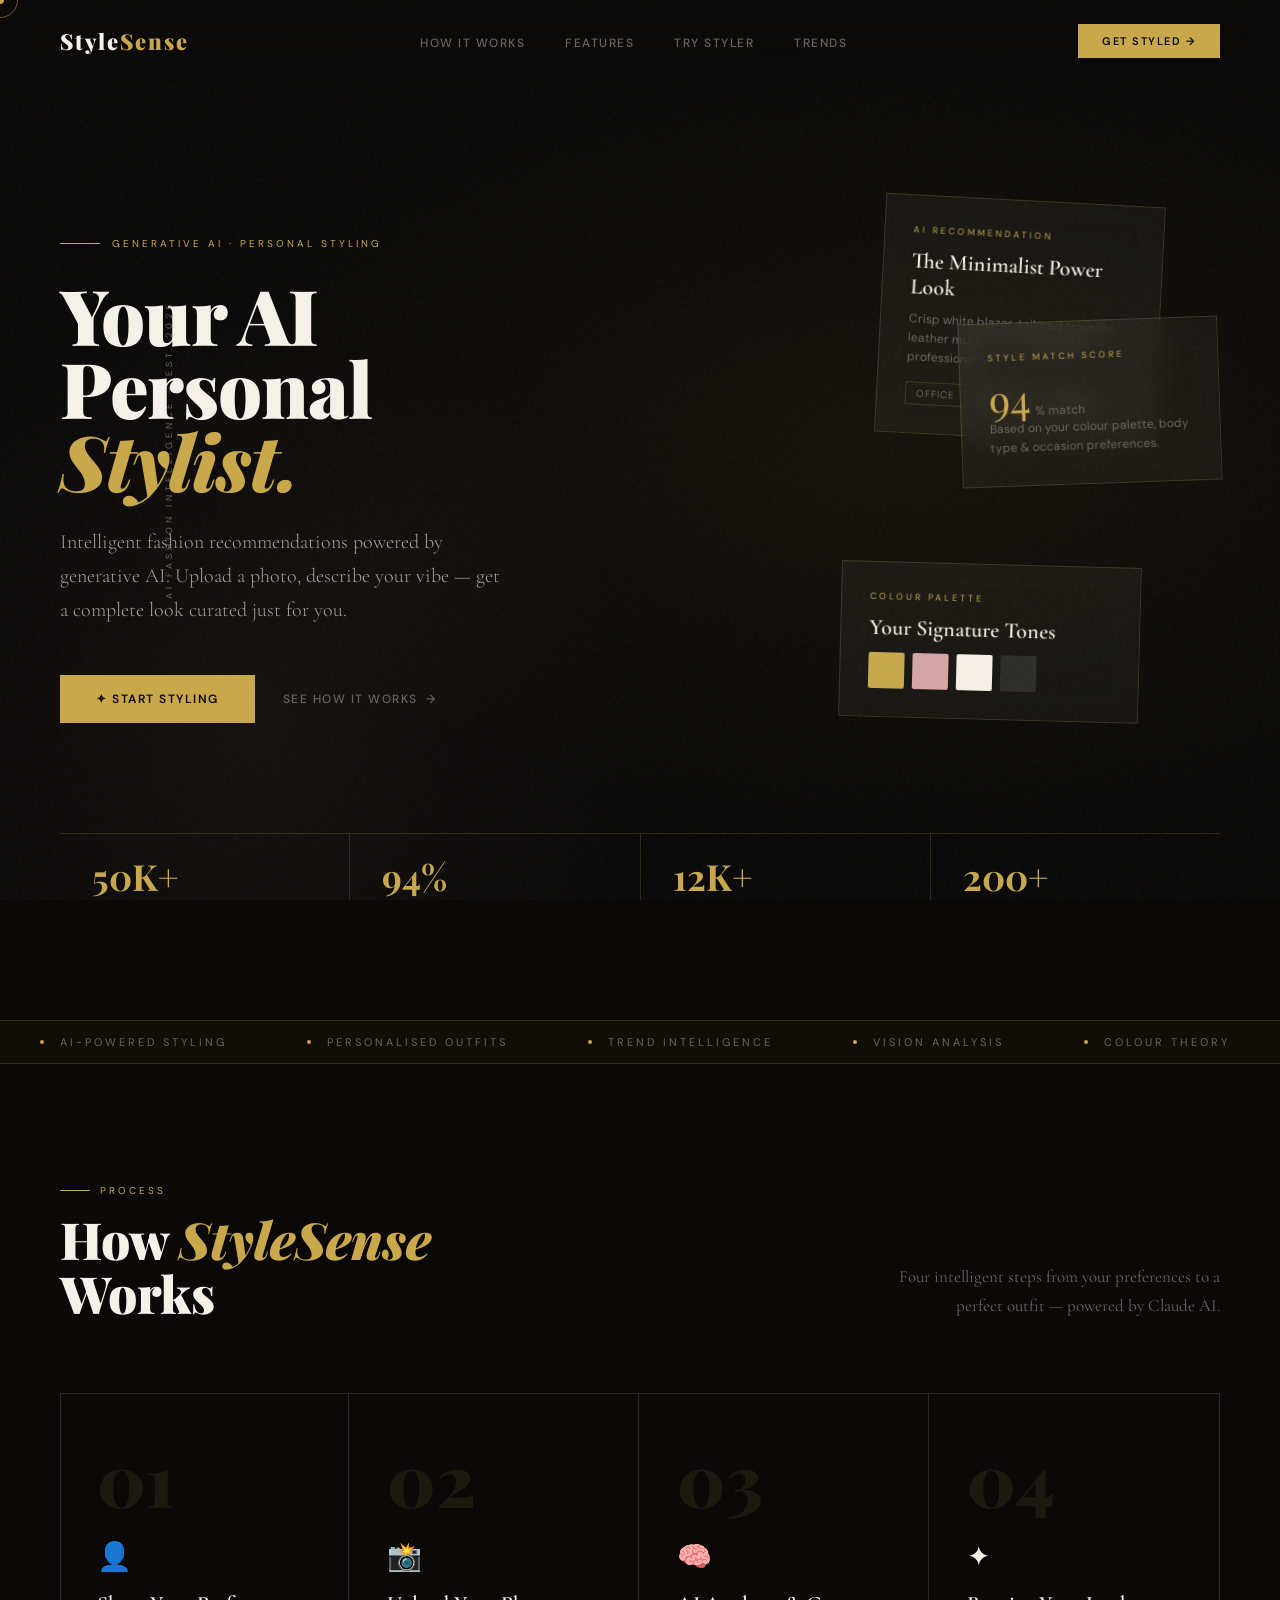
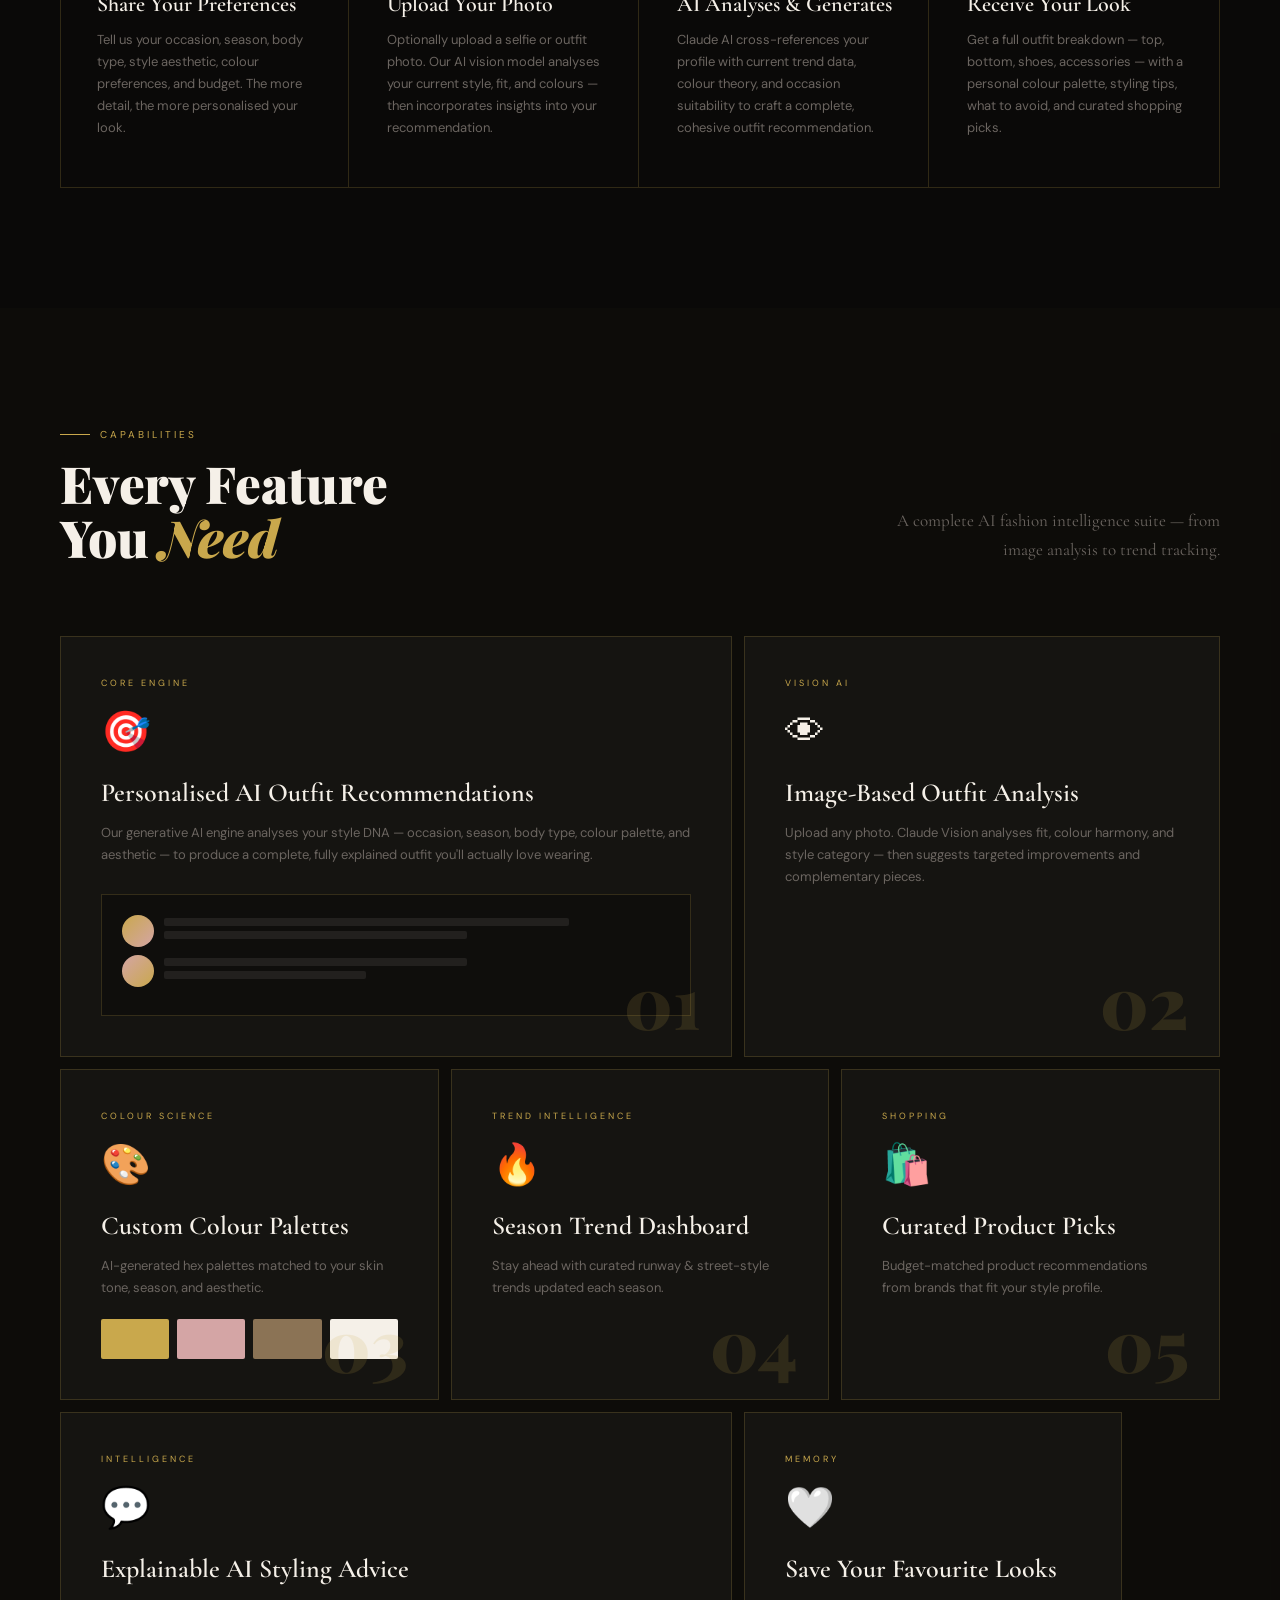
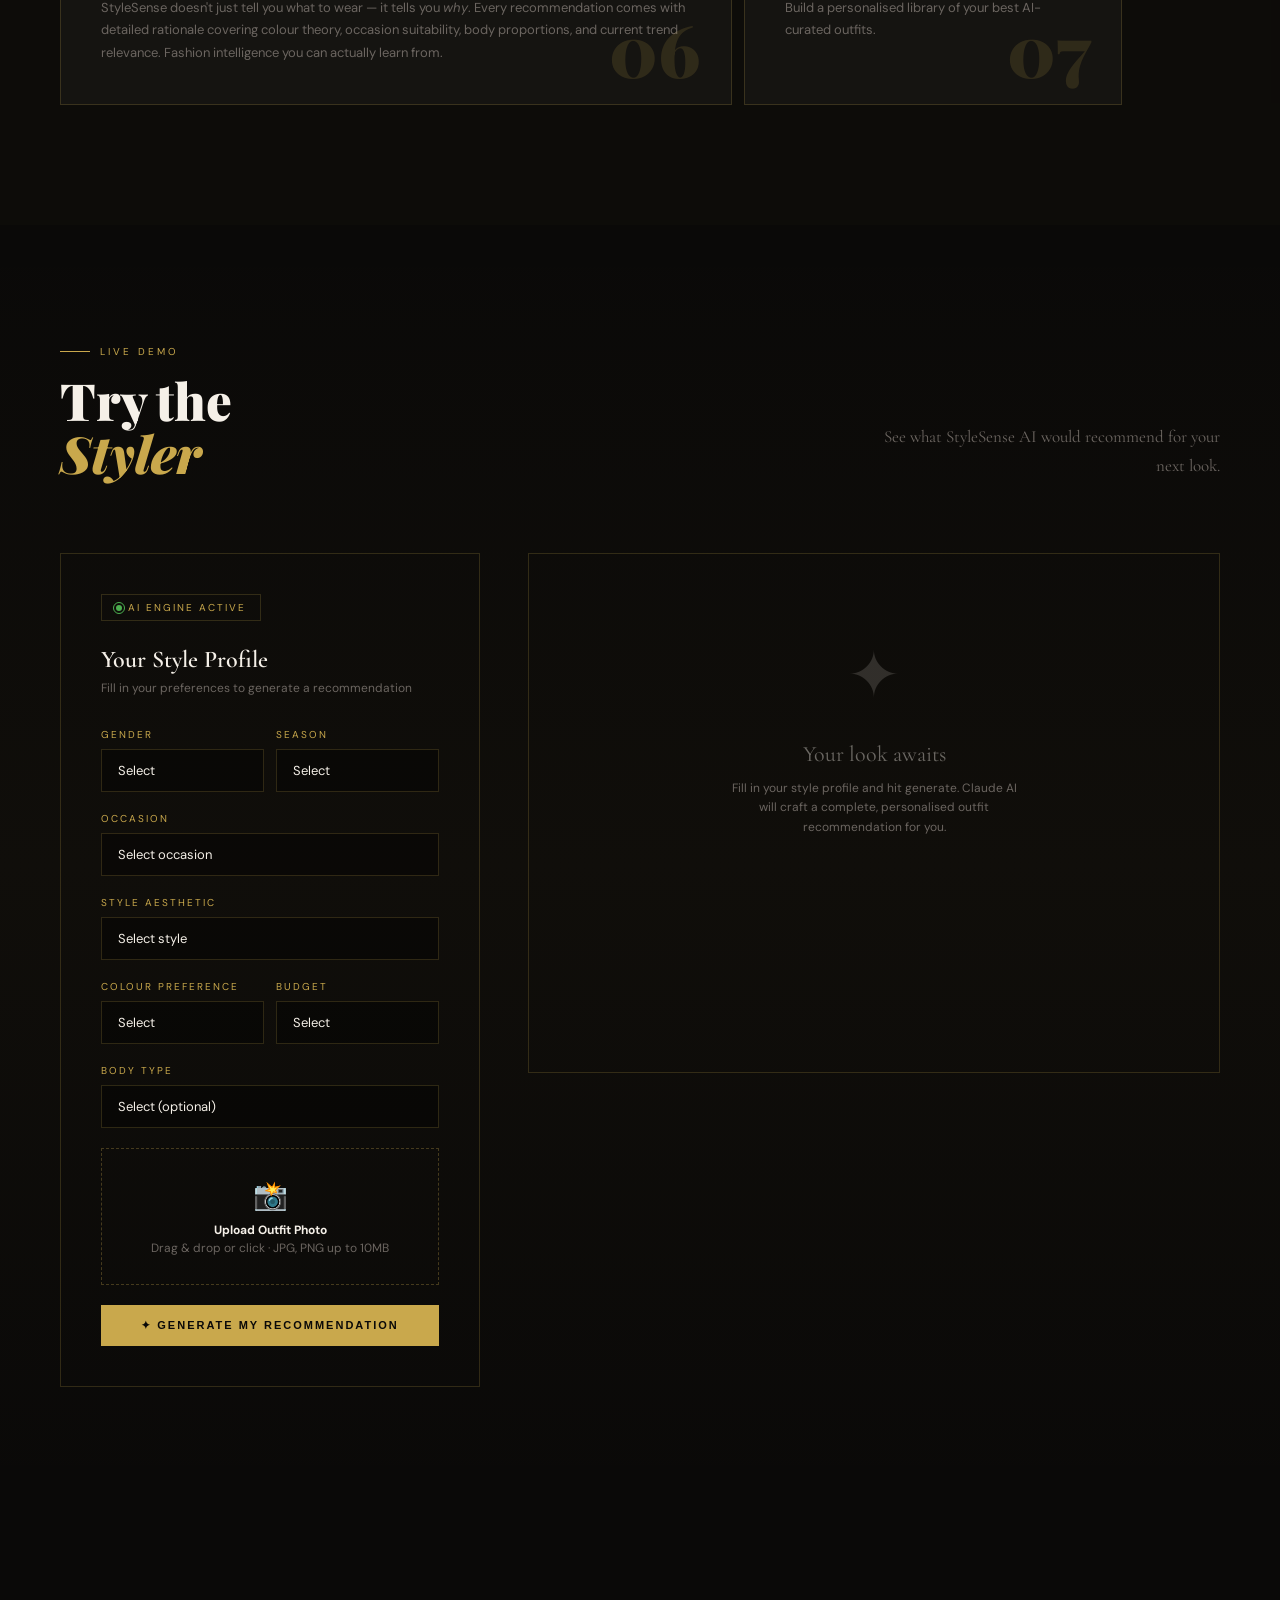
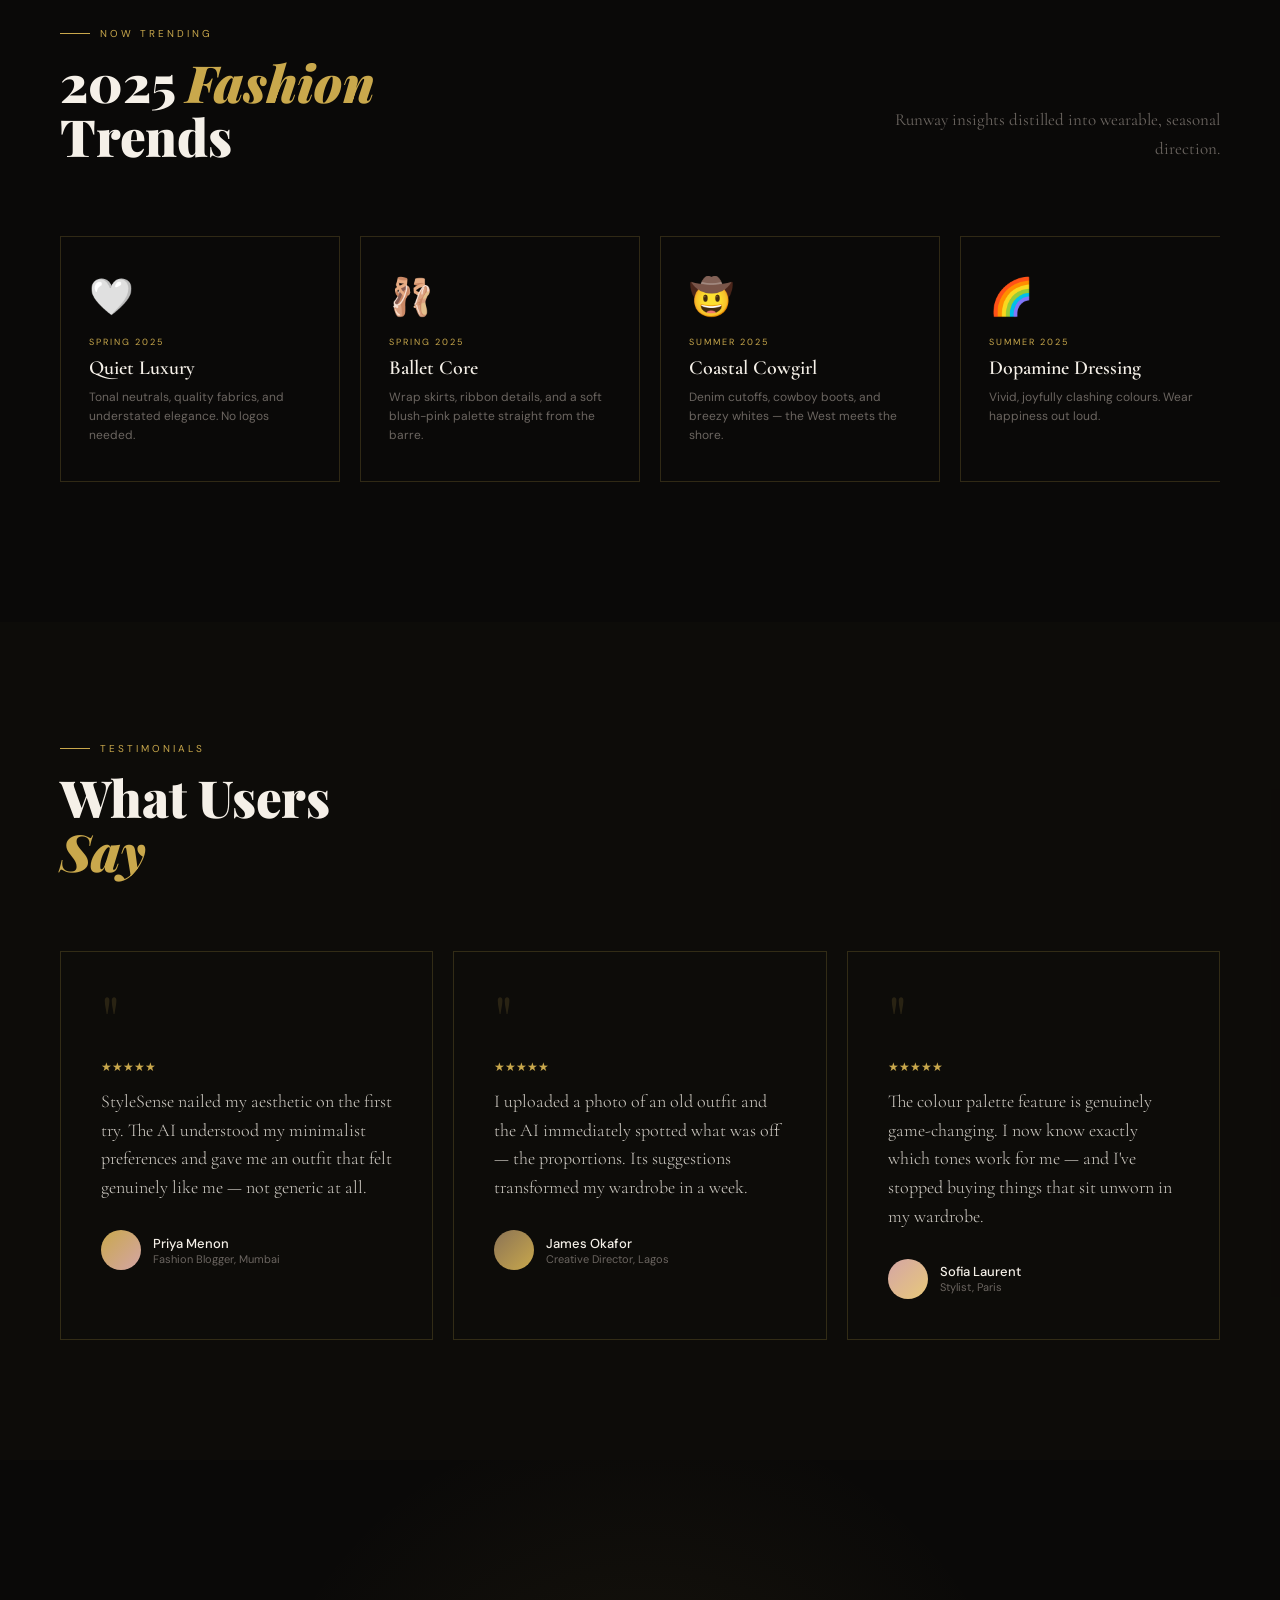
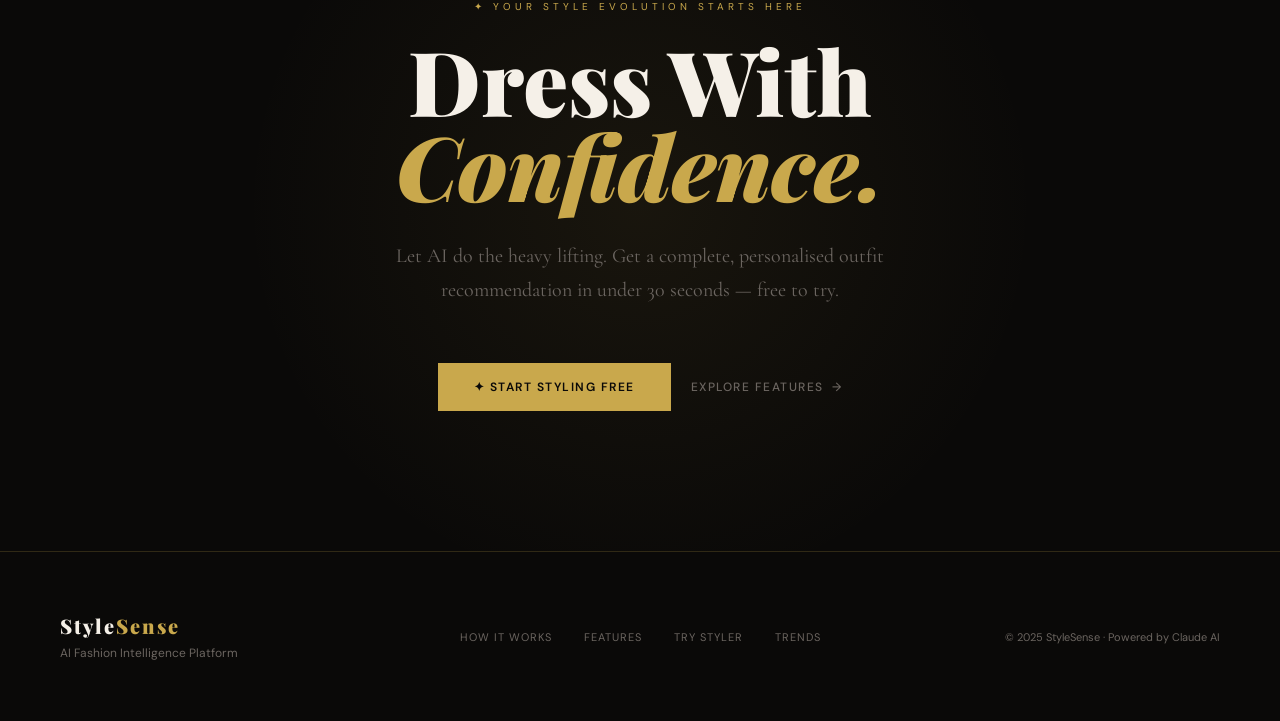
<file: pro.html>
<!DOCTYPE html>
<html lang="en">

<head>
  <meta charset="UTF-8" />
  <meta name="viewport" content="width=device-width, initial-scale=1.0" />
  <title>StyleSense — AI Fashion Intelligence</title>
  <link rel="preconnect" href="https://fonts.googleapis.com" />
  <link rel="preconnect" href="https://fonts.gstatic.com" crossorigin />
  <link
    href="https://fonts.googleapis.com/css2?family=Cormorant+Garamond:ital,wght@0,300;0,400;0,600;0,700;1,300;1,400&family=DM+Sans:wght@300;400;500;600&family=Playfair+Display:ital,wght@0,700;0,900;1,700&display=swap"
    rel="stylesheet" />

  <style>
    /* ════════════════════════════════════════════════
       DESIGN SYSTEM — Noir Luxe Editorial
    ════════════════════════════════════════════════ */
    :root {
      --ink: #0a0908;
      --ivory: #f5f0e8;
      --gold: #c9a84c;
      --gold-lt: #e8c97a;
      --blush: #d4a5a5;
      --slate: #2e2d2b;
      --mid: #6b6560;
      --dim: #3e3c39;
      --glass: rgba(245, 240, 232, 0.04);
      --border: rgba(201, 168, 76, 0.2);

      --f-display: 'Playfair Display', Georgia, serif;
      --f-serif: 'Cormorant Garamond', Georgia, serif;
      --f-sans: 'DM Sans', sans-serif;

      --ease: cubic-bezier(0.16, 1, 0.3, 1);
    }

    *,
    *::before,
    *::after {
      box-sizing: border-box;
      margin: 0;
      padding: 0;
    }

    html {
      scroll-behavior: smooth;
    }

    body {
      font-family: var(--f-sans);
      background: var(--ink);
      color: var(--ivory);
      overflow-x: hidden;
      cursor: none;
    }

    /* ── Custom Cursor ─────────────────────────────── */
    .cursor-dot {
      position: fixed;
      top: 0;
      left: 0;
      width: 8px;
      height: 8px;
      background: var(--gold);
      border-radius: 50%;
      pointer-events: none;
      z-index: 9999;
      transform: translate(-50%, -50%);
      transition: width .2s, height .2s, background .2s;
    }

    .cursor-ring {
      position: fixed;
      top: 0;
      left: 0;
      width: 36px;
      height: 36px;
      border: 1px solid rgba(201, 168, 76, 0.5);
      border-radius: 50%;
      pointer-events: none;
      z-index: 9998;
      transform: translate(-50%, -50%);
      transition: width .4s var(--ease), height .4s var(--ease), border-color .3s;
    }

    body:has(.cta-btn:hover) .cursor-ring,
    body:has(a:hover) .cursor-ring {
      width: 56px;
      height: 56px;
      border-color: var(--gold);
    }

    body:has(.cta-btn:hover) .cursor-dot {
      background: var(--gold-lt);
    }

    /* ── Scrollbar ─────────────────────────────────── */
    ::-webkit-scrollbar {
      width: 3px;
    }

    ::-webkit-scrollbar-track {
      background: var(--ink);
    }

    ::-webkit-scrollbar-thumb {
      background: var(--gold);
      border-radius: 2px;
    }

    /* ════════════════════════════════════════════════
       NOISE TEXTURE OVERLAY
    ════════════════════════════════════════════════ */
    body::before {
      content: '';
      position: fixed;
      inset: 0;
      z-index: 1;
      pointer-events: none;
      background-image: url("data:image/svg+xml,%3Csvg viewBox='0 0 256 256' xmlns='http://www.w3.org/2000/svg'%3E%3Cfilter id='noise'%3E%3CfeTurbulence type='fractalNoise' baseFrequency='0.9' numOctaves='4' stitchTiles='stitch'/%3E%3C/filter%3E%3Crect width='100%25' height='100%25' filter='url(%23noise)' opacity='1'/%3E%3C/svg%3E");
      opacity: 0.03;
    }

    /* ════════════════════════════════════════════════
       NAVIGATION
    ════════════════════════════════════════════════ */
    nav {
      position: fixed;
      top: 0;
      left: 0;
      right: 0;
      z-index: 100;
      display: flex;
      align-items: center;
      justify-content: space-between;
      padding: 24px 60px;
      backdrop-filter: blur(20px);
      border-bottom: 1px solid transparent;
      transition: border-color .4s, background .4s;
    }

    nav.scrolled {
      background: rgba(10, 9, 8, 0.85);
      border-bottom-color: var(--border);
    }

    .nav-logo {
      font-family: var(--f-display);
      font-size: 22px;
      font-weight: 900;
      letter-spacing: 2px;
      color: var(--ivory);
      text-decoration: none;
    }

    .nav-logo span {
      color: var(--gold);
    }

    .nav-links {
      display: flex;
      gap: 40px;
      list-style: none;
    }

    .nav-links a {
      font-size: 12px;
      font-weight: 500;
      letter-spacing: 1.5px;
      text-transform: uppercase;
      color: var(--mid);
      text-decoration: none;
      transition: color .3s;
      position: relative;
    }

    .nav-links a::after {
      content: '';
      position: absolute;
      left: 0;
      bottom: -4px;
      width: 0;
      height: 1px;
      background: var(--gold);
      transition: width .3s var(--ease);
    }

    .nav-links a:hover {
      color: var(--ivory);
    }

    .nav-links a:hover::after {
      width: 100%;
    }

    .nav-cta {
      font-size: 11px;
      font-weight: 600;
      letter-spacing: 1.5px;
      text-transform: uppercase;
      color: var(--ink);
      background: var(--gold);
      padding: 10px 24px;
      border: none;
      cursor: pointer;
      text-decoration: none;
      transition: background .3s, transform .2s;
    }

    .nav-cta:hover {
      background: var(--gold-lt);
      transform: translateY(-1px);
    }

    /* ════════════════════════════════════════════════
       HERO SECTION
    ════════════════════════════════════════════════ */
    .hero {
      min-height: 100vh;
      display: grid;
      grid-template-columns: 1fr 1fr;
      align-items: center;
      padding: 140px 60px 80px;
      position: relative;
      overflow: hidden;
    }

    /* Animated grain background */
    .hero::before {
      content: '';
      position: absolute;
      inset: 0;
      background:
        radial-gradient(ellipse 80% 60% at 70% 50%, rgba(201, 168, 76, 0.06) 0%, transparent 70%),
        radial-gradient(ellipse 50% 80% at 20% 80%, rgba(212, 165, 165, 0.05) 0%, transparent 60%);
    }

    /* Vertical text strip */
    .hero-vert-text {
      position: absolute;
      left: 20px;
      top: 50%;
      transform: translateY(-50%) rotate(-90deg);
      font-size: 9px;
      letter-spacing: 4px;
      text-transform: uppercase;
      color: var(--mid);
      white-space: nowrap;
    }

    .hero-left {
      position: relative;
      z-index: 2;
    }

    .hero-eyebrow {
      display: flex;
      align-items: center;
      gap: 12px;
      margin-bottom: 28px;
      opacity: 0;
      animation: fadeUp .8s var(--ease) .2s forwards;
    }

    .hero-eyebrow-line {
      width: 40px;
      height: 1px;
      background: var(--gold);
    }

    .hero-eyebrow-text {
      font-size: 10px;
      letter-spacing: 3px;
      text-transform: uppercase;
      color: var(--gold);
      font-family: var(--f-sans);
    }

    .hero-title {
      font-family: var(--f-display);
      font-size: clamp(52px, 6vw, 88px);
      font-weight: 900;
      line-height: 0.95;
      letter-spacing: -1px;
      margin-bottom: 28px;
      opacity: 0;
      animation: fadeUp .8s var(--ease) .4s forwards;
    }

    .hero-title em {
      font-style: italic;
      color: var(--gold);
      display: block;
    }

    .hero-desc {
      font-family: var(--f-serif);
      font-size: 20px;
      font-weight: 300;
      line-height: 1.7;
      color: rgba(245, 240, 232, 0.65);
      max-width: 440px;
      margin-bottom: 48px;
      opacity: 0;
      animation: fadeUp .8s var(--ease) .6s forwards;
    }

    .hero-actions {
      display: flex;
      align-items: center;
      gap: 28px;
      opacity: 0;
      animation: fadeUp .8s var(--ease) .8s forwards;
    }

    .cta-btn {
      display: inline-flex;
      align-items: center;
      gap: 10px;
      background: var(--gold);
      color: var(--ink);
      padding: 16px 36px;
      font-size: 12px;
      font-weight: 600;
      letter-spacing: 1.5px;
      text-transform: uppercase;
      border: none;
      cursor: pointer;
      text-decoration: none;
      transition: all .3s var(--ease);
      position: relative;
      overflow: hidden;
    }

    .cta-btn::before {
      content: '';
      position: absolute;
      inset: 0;
      background: var(--gold-lt);
      transform: translateX(-101%);
      transition: transform .4s var(--ease);
    }

    .cta-btn:hover::before {
      transform: translateX(0);
    }

    .cta-btn span {
      position: relative;
      z-index: 1;
    }

    .cta-ghost {
      font-size: 12px;
      font-weight: 500;
      letter-spacing: 1.5px;
      text-transform: uppercase;
      color: var(--mid);
      text-decoration: none;
      transition: color .3s;
      display: flex;
      align-items: center;
      gap: 8px;
    }

    .cta-ghost:hover {
      color: var(--ivory);
    }

    .cta-ghost-arrow {
      transition: transform .3s;
    }

    .cta-ghost:hover .cta-ghost-arrow {
      transform: translateX(4px);
    }

    /* Hero Right — Visual Card Stack */
    .hero-right {
      position: relative;
      height: 560px;
      opacity: 0;
      animation: fadeIn 1.2s var(--ease) .5s forwards;
    }

    .card-stack {
      position: relative;
      width: 100%;
      height: 100%;
    }

    .style-card {
      position: absolute;
      border: 1px solid var(--border);
      background: var(--glass);
      backdrop-filter: blur(12px);
      padding: 28px;
      transition: transform .5s var(--ease);
    }

    .style-card:nth-child(1) {
      width: 280px;
      top: 0;
      right: 60px;
      transform: rotate(3deg);
      animation: float1 6s ease-in-out infinite;
    }

    .style-card:nth-child(2) {
      width: 260px;
      top: 120px;
      right: 0;
      transform: rotate(-2deg);
      animation: float2 7s ease-in-out infinite;
    }

    .style-card:nth-child(3) {
      width: 300px;
      bottom: 40px;
      right: 80px;
      transform: rotate(1.5deg);
      animation: float3 5.5s ease-in-out infinite;
    }

    .card-label {
      font-size: 9px;
      letter-spacing: 3px;
      text-transform: uppercase;
      color: var(--gold);
      margin-bottom: 12px;
    }

    .card-title {
      font-family: var(--f-serif);
      font-size: 22px;
      font-weight: 600;
      margin-bottom: 10px;
    }

    .card-sub {
      font-size: 12px;
      color: var(--mid);
      line-height: 1.6;
    }

    .card-tags {
      display: flex;
      gap: 6px;
      flex-wrap: wrap;
      margin-top: 14px;
    }

    .card-tag {
      font-size: 10px;
      letter-spacing: 1px;
      text-transform: uppercase;
      padding: 4px 10px;
      border: 1px solid var(--border);
      color: var(--mid);
    }

    .card-score {
      display: flex;
      align-items: baseline;
      gap: 4px;
      margin-top: 14px;
    }

    .card-score-num {
      font-family: var(--f-display);
      font-size: 42px;
      color: var(--gold);
      line-height: 1;
    }

    .card-score-pct {
      font-size: 12px;
      color: var(--mid);
    }

    /* Stats strip on hero */
    .hero-stats {
      position: absolute;
      bottom: -40px;
      left: 0;
      right: 0;
      display: flex;
      gap: 0;
      border-top: 1px solid var(--border);
      border-bottom: 1px solid var(--border);
    }

    .hero-stat {
      flex: 1;
      padding: 24px 32px;
      border-right: 1px solid var(--border);
      opacity: 0;
      animation: fadeUp .6s var(--ease) calc(.9s + var(--i) * .1s) forwards;
    }

    .hero-stat:last-child {
      border-right: none;
    }

    .stat-num {
      font-family: var(--f-display);
      font-size: 36px;
      font-weight: 700;
      color: var(--gold);
      line-height: 1;
      display: block;
    }

    .stat-label {
      font-size: 11px;
      color: var(--mid);
      letter-spacing: 1px;
      margin-top: 4px;
    }

    /* ════════════════════════════════════════════════
       MARQUEE
    ════════════════════════════════════════════════ */
    .marquee-wrap {
      margin-top: 120px;
      /* push below stats */
      border-top: 1px solid var(--border);
      border-bottom: 1px solid var(--border);
      overflow: hidden;
      padding: 14px 0;
      background: rgba(201, 168, 76, 0.03);
    }

    .marquee-track {
      display: flex;
      gap: 0;
      width: max-content;
      animation: marquee 30s linear infinite;
    }

    .marquee-item {
      white-space: nowrap;
      padding: 0 40px;
      font-size: 11px;
      letter-spacing: 3px;
      text-transform: uppercase;
      color: var(--mid);
      display: flex;
      align-items: center;
      gap: 16px;
    }

    .marquee-dot {
      width: 4px;
      height: 4px;
      background: var(--gold);
      border-radius: 50%;
    }

    /* ════════════════════════════════════════════════
       HOW IT WORKS
    ════════════════════════════════════════════════ */
    .section {
      padding: 120px 60px;
      position: relative;
    }

    .section-header {
      display: flex;
      align-items: flex-end;
      justify-content: space-between;
      margin-bottom: 72px;
    }

    .section-eyebrow {
      font-size: 10px;
      letter-spacing: 3px;
      text-transform: uppercase;
      color: var(--gold);
      margin-bottom: 16px;
      display: flex;
      align-items: center;
      gap: 10px;
    }

    .section-eyebrow::before {
      content: '';
      display: inline-block;
      width: 30px;
      height: 1px;
      background: var(--gold);
    }

    .section-title {
      font-family: var(--f-display);
      font-size: clamp(36px, 4vw, 60px);
      font-weight: 900;
      line-height: 1.05;
    }

    .section-title em {
      font-style: italic;
      color: var(--gold);
    }

    .section-subtitle {
      font-family: var(--f-serif);
      font-size: 17px;
      color: var(--mid);
      max-width: 340px;
      line-height: 1.7;
      text-align: right;
    }

    /* Steps */
    .steps-grid {
      display: grid;
      grid-template-columns: repeat(4, 1fr);
      gap: 2px;
      border: 1px solid var(--border);
    }

    .step {
      padding: 48px 36px;
      border-right: 1px solid var(--border);
      position: relative;
      overflow: hidden;
      transition: background .4s;
    }

    .step:last-child {
      border-right: none;
    }

    .step::before {
      content: '';
      position: absolute;
      inset: 0;
      background: linear-gradient(135deg, rgba(201, 168, 76, 0.06), transparent);
      opacity: 0;
      transition: opacity .4s;
    }

    .step:hover::before {
      opacity: 1;
    }

    .step-num {
      font-family: var(--f-display);
      font-size: 72px;
      font-weight: 900;
      color: rgba(201, 168, 76, 0.1);
      line-height: 1;
      margin-bottom: 24px;
      display: block;
    }

    .step-icon {
      font-size: 28px;
      margin-bottom: 16px;
      display: block;
    }

    .step-title {
      font-family: var(--f-serif);
      font-size: 22px;
      font-weight: 600;
      margin-bottom: 12px;
    }

    .step-desc {
      font-size: 13px;
      color: var(--mid);
      line-height: 1.7;
    }

    /* ════════════════════════════════════════════════
       FEATURES BENTO GRID
    ════════════════════════════════════════════════ */
    .bento {
      display: grid;
      grid-template-columns: repeat(12, 1fr);
      grid-template-rows: auto;
      gap: 12px;
    }

    .bento-item {
      background: rgba(245, 240, 232, 0.03);
      border: 1px solid var(--border);
      padding: 40px;
      position: relative;
      overflow: hidden;
      transition: border-color .4s, transform .4s var(--ease);
    }

    .bento-item:hover {
      border-color: rgba(201, 168, 76, 0.5);
      transform: translateY(-2px);
    }

    .bento-item::after {
      content: '';
      position: absolute;
      bottom: 0;
      left: 0;
      right: 0;
      height: 2px;
      background: linear-gradient(90deg, var(--gold), transparent);
      transform: scaleX(0);
      transform-origin: left;
      transition: transform .5s var(--ease);
    }

    .bento-item:hover::after {
      transform: scaleX(1);
    }

    .b1 {
      grid-column: span 7;
    }

    .b2 {
      grid-column: span 5;
    }

    .b3 {
      grid-column: span 4;
    }

    .b4 {
      grid-column: span 4;
    }

    .b5 {
      grid-column: span 4;
    }

    .b6 {
      grid-column: span 5;
    }

    .b7 {
      grid-column: span 7;
    }

    .bento-eyebrow {
      font-size: 9px;
      letter-spacing: 3px;
      text-transform: uppercase;
      color: var(--gold);
      margin-bottom: 16px;
    }

    .bento-title {
      font-family: var(--f-serif);
      font-size: 26px;
      font-weight: 600;
      margin-bottom: 12px;
      line-height: 1.25;
    }

    .bento-desc {
      font-size: 13px;
      color: var(--mid);
      line-height: 1.7;
    }

    .bento-icon {
      font-size: 40px;
      margin-bottom: 20px;
      display: block;
    }

    .bento-num {
      font-family: var(--f-display);
      font-size: 72px;
      font-weight: 900;
      color: rgba(201, 168, 76, 0.15);
      position: absolute;
      bottom: 20px;
      right: 30px;
      line-height: 1;
    }

    /* Feature Visual mock */
    .bento-visual {
      margin-top: 28px;
      border: 1px solid var(--border);
      padding: 20px;
      background: rgba(0, 0, 0, 0.3);
    }

    .mock-row {
      display: flex;
      gap: 10px;
      margin-bottom: 8px;
      align-items: center;
    }

    .mock-dot {
      width: 32px;
      height: 32px;
      border-radius: 50%;
      background: linear-gradient(135deg, var(--gold), var(--blush));
      flex-shrink: 0;
    }

    .mock-lines {
      flex: 1;
    }

    .mock-line {
      height: 8px;
      background: rgba(245, 240, 232, 0.08);
      margin-bottom: 5px;
      border-radius: 2px;
    }

    .mock-line.w60 {
      width: 60%;
    }

    .mock-line.w80 {
      width: 80%;
    }

    .mock-line.w40 {
      width: 40%;
    }

    .palette-row {
      display: flex;
      gap: 8px;
      margin-top: 20px;
    }

    .palette-swatch {
      height: 40px;
      flex: 1;
      border-radius: 2px;
    }

    /* ════════════════════════════════════════════════
       STYLER DEMO SECTION
    ════════════════════════════════════════════════ */
    .demo-section {
      padding: 120px 60px;
      background: linear-gradient(180deg, transparent, rgba(201, 168, 76, 0.03), transparent);
    }

    .demo-grid {
      display: grid;
      grid-template-columns: 420px 1fr;
      gap: 48px;
      align-items: flex-start;
    }

    .demo-form {
      border: 1px solid var(--border);
      padding: 40px;
    }

    .form-title {
      font-family: var(--f-serif);
      font-size: 24px;
      font-weight: 600;
      margin-bottom: 6px;
    }

    .form-sub {
      font-size: 12px;
      color: var(--mid);
      margin-bottom: 32px;
    }

    .form-field {
      margin-bottom: 20px;
    }

    .form-label {
      display: block;
      font-size: 10px;
      letter-spacing: 2px;
      text-transform: uppercase;
      color: var(--gold);
      margin-bottom: 8px;
    }

    .form-select,
    .form-input {
      width: 100%;
      background: rgba(0, 0, 0, 0.4);
      border: 1px solid var(--border);
      color: var(--ivory);
      padding: 12px 16px;
      font-size: 13px;
      font-family: var(--f-sans);
      outline: none;
      transition: border-color .3s;
      appearance: none;
    }

    .form-select:focus,
    .form-input:focus {
      border-color: var(--gold);
    }

    .form-row {
      display: grid;
      grid-template-columns: 1fr 1fr;
      gap: 12px;
    }

    /* Upload Box */
    .upload-box {
      border: 1px dashed rgba(201, 168, 76, 0.3);
      padding: 28px;
      text-align: center;
      cursor: pointer;
      transition: all .3s;
      margin-bottom: 20px;
    }

    .upload-box:hover {
      border-color: var(--gold);
      background: rgba(201, 168, 76, 0.04);
    }

    .upload-icon {
      font-size: 28px;
      margin-bottom: 8px;
    }

    .upload-text {
      font-size: 12px;
      color: var(--mid);
    }

    .upload-text strong {
      color: var(--ivory);
      display: block;
      margin-bottom: 2px;
    }

    .form-btn {
      width: 100%;
      padding: 14px;
      background: var(--gold);
      color: var(--ink);
      border: none;
      cursor: pointer;
      font-size: 11px;
      font-weight: 600;
      letter-spacing: 2px;
      text-transform: uppercase;
      transition: background .3s;
    }

    .form-btn:hover {
      background: var(--gold-lt);
    }

    /* Output Mock */
    .demo-output {
      border: 1px solid var(--border);
      padding: 40px;
      min-height: 520px;
      position: relative;
    }

    .output-header {
      display: flex;
      justify-content: space-between;
      align-items: flex-start;
      margin-bottom: 28px;
      padding-bottom: 24px;
      border-bottom: 1px solid var(--border);
    }

    .output-headline {
      font-family: var(--f-display);
      font-size: 28px;
      font-weight: 900;
      line-height: 1.1;
      max-width: 360px;
    }

    .output-headline em {
      color: var(--gold);
      font-style: italic;
    }

    .output-match {
      text-align: right;
    }

    .match-num {
      font-family: var(--f-display);
      font-size: 48px;
      color: var(--gold);
      line-height: 1;
    }

    .match-label {
      font-size: 10px;
      color: var(--mid);
      letter-spacing: 2px;
    }

    .outfit-pieces {
      display: grid;
      grid-template-columns: 1fr 1fr;
      gap: 12px;
      margin-bottom: 28px;
    }

    .outfit-piece {
      border: 1px solid var(--border);
      padding: 16px;
      transition: border-color .3s;
    }

    .outfit-piece:hover {
      border-color: rgba(201, 168, 76, 0.4);
    }

    .piece-label {
      font-size: 9px;
      letter-spacing: 2px;
      text-transform: uppercase;
      color: var(--gold);
      margin-bottom: 4px;
    }

    .piece-name {
      font-size: 14px;
      font-weight: 500;
      margin-bottom: 4px;
    }

    .piece-why {
      font-size: 11px;
      color: var(--mid);
      font-style: italic;
    }

    .output-palette {
      display: flex;
      gap: 8px;
    }

    .out-swatch {
      flex: 1;
      height: 36px;
      position: relative;
    }

    .out-swatch-name {
      position: absolute;
      bottom: -18px;
      left: 0;
      right: 0;
      text-align: center;
      font-size: 9px;
      color: var(--mid);
      white-space: nowrap;
    }

    /* ════════════════════════════════════════════════
       TRENDS SECTION
    ════════════════════════════════════════════════ */
    .trends-scroll {
      display: flex;
      gap: 20px;
      overflow-x: auto;
      padding-bottom: 20px;
      scrollbar-width: none;
    }

    .trends-scroll::-webkit-scrollbar {
      display: none;
    }

    .trend-card {
      flex-shrink: 0;
      width: 280px;
      border: 1px solid var(--border);
      padding: 36px 28px;
      transition: border-color .3s, transform .4s var(--ease);
      cursor: pointer;
    }

    .trend-card:hover {
      border-color: rgba(201, 168, 76, 0.5);
      transform: translateY(-4px);
    }

    .trend-emoji {
      font-size: 36px;
      margin-bottom: 16px;
      display: block;
    }

    .trend-season {
      font-size: 9px;
      letter-spacing: 2px;
      text-transform: uppercase;
      color: var(--gold);
      margin-bottom: 8px;
    }

    .trend-name {
      font-family: var(--f-serif);
      font-size: 20px;
      font-weight: 600;
      margin-bottom: 8px;
    }

    .trend-desc {
      font-size: 12px;
      color: var(--mid);
      line-height: 1.6;
    }

    /* ════════════════════════════════════════════════
       TESTIMONIALS
    ════════════════════════════════════════════════ */
    .testi-grid {
      display: grid;
      grid-template-columns: repeat(3, 1fr);
      gap: 20px;
    }

    .testi-card {
      border: 1px solid var(--border);
      padding: 40px;
      position: relative;
      transition: border-color .3s, transform .4s var(--ease);
    }

    .testi-card:hover {
      border-color: rgba(201, 168, 76, 0.4);
      transform: translateY(-4px);
    }

    .testi-quote {
      font-size: 64px;
      color: var(--gold);
      opacity: .15;
      font-family: var(--f-display);
      line-height: .8;
      margin-bottom: 16px;
      display: block;
    }

    .testi-text {
      font-family: var(--f-serif);
      font-size: 18px;
      font-weight: 300;
      line-height: 1.6;
      margin-bottom: 28px;
      color: rgba(245, 240, 232, 0.85);
    }

    .testi-author {
      display: flex;
      align-items: center;
      gap: 12px;
    }

    .testi-avatar {
      width: 40px;
      height: 40px;
      border-radius: 50%;
      background: linear-gradient(135deg, var(--gold), var(--blush));
    }

    .testi-name {
      font-size: 13px;
      font-weight: 500;
    }

    .testi-role {
      font-size: 11px;
      color: var(--mid);
    }

    .testi-stars {
      color: var(--gold);
      font-size: 12px;
      margin-bottom: 12px;
    }

    /* ════════════════════════════════════════════════
       CTA SECTION
    ════════════════════════════════════════════════ */
    .cta-section {
      padding: 140px 60px;
      text-align: center;
      position: relative;
      overflow: hidden;
    }

    .cta-section::before {
      content: '';
      position: absolute;
      top: 50%;
      left: 50%;
      transform: translate(-50%, -50%);
      width: 800px;
      height: 800px;
      background: radial-gradient(ellipse, rgba(201, 168, 76, 0.08), transparent 70%);
      pointer-events: none;
    }

    .cta-pre {
      font-size: 10px;
      letter-spacing: 4px;
      text-transform: uppercase;
      color: var(--gold);
      margin-bottom: 24px;
    }

    .cta-title {
      font-family: var(--f-display);
      font-size: clamp(48px, 7vw, 96px);
      font-weight: 900;
      line-height: 0.95;
      margin-bottom: 32px;
    }

    .cta-title em {
      display: block;
      font-style: italic;
      color: var(--gold);
    }

    .cta-body {
      font-family: var(--f-serif);
      font-size: 20px;
      color: var(--mid);
      margin-bottom: 56px;
      max-width: 500px;
      margin-left: auto;
      margin-right: auto;
      line-height: 1.7;
    }

    .cta-actions {
      display: flex;
      gap: 20px;
      justify-content: center;
      align-items: center;
    }

    /* ════════════════════════════════════════════════
       FOOTER
    ════════════════════════════════════════════════ */
    footer {
      border-top: 1px solid var(--border);
      padding: 60px;
      display: grid;
      grid-template-columns: 1fr auto 1fr;
      align-items: center;
      gap: 40px;
    }

    .footer-brand {}

    .footer-logo {
      font-family: var(--f-display);
      font-size: 20px;
      font-weight: 900;
      letter-spacing: 2px;
      color: var(--ivory);
    }

    .footer-logo span {
      color: var(--gold);
    }

    .footer-tagline {
      font-size: 12px;
      color: var(--mid);
      margin-top: 6px;
    }

    .footer-links {
      display: flex;
      gap: 32px;
    }

    .footer-links a {
      font-size: 11px;
      letter-spacing: 1px;
      text-transform: uppercase;
      color: var(--mid);
      text-decoration: none;
      transition: color .3s;
    }

    .footer-links a:hover {
      color: var(--gold);
    }

    .footer-right {
      text-align: right;
    }

    .footer-copy {
      font-size: 11px;
      color: var(--mid);
    }

    /* ════════════════════════════════════════════════
       ANIMATIONS
    ════════════════════════════════════════════════ */
    @keyframes fadeUp {
      from {
        opacity: 0;
        transform: translateY(30px);
      }

      to {
        opacity: 1;
        transform: translateY(0);
      }
    }

    @keyframes fadeIn {
      from {
        opacity: 0;
      }

      to {
        opacity: 1;
      }
    }

    @keyframes float1 {

      0%,
      100% {
        transform: rotate(3deg) translateY(0);
      }

      50% {
        transform: rotate(3deg) translateY(-12px);
      }
    }

    @keyframes float2 {

      0%,
      100% {
        transform: rotate(-2deg) translateY(-8px);
      }

      50% {
        transform: rotate(-2deg) translateY(8px);
      }
    }

    @keyframes float3 {

      0%,
      100% {
        transform: rotate(1.5deg) translateY(0);
      }

      50% {
        transform: rotate(1.5deg) translateY(-16px);
      }
    }

    @keyframes marquee {
      from {
        transform: translateX(0);
      }

      to {
        transform: translateX(-50%);
      }
    }

    @keyframes spin {
      to {
        transform: rotate(360deg);
      }
    }

    @keyframes pulse-ring {
      0% {
        transform: scale(1);
        opacity: .4;
      }

      100% {
        transform: scale(1.6);
        opacity: 0;
      }
    }

    /* Scroll reveal */
    .reveal {
      opacity: 0;
      transform: translateY(40px);
      transition: opacity .8s var(--ease), transform .8s var(--ease);
    }

    .reveal.visible {
      opacity: 1;
      transform: translateY(0);
    }

    /* Live indicator */
    .live-badge {
      display: inline-flex;
      align-items: center;
      gap: 6px;
      font-size: 10px;
      letter-spacing: 2px;
      text-transform: uppercase;
      color: var(--gold);
      border: 1px solid var(--border);
      padding: 6px 14px;
      margin-bottom: 24px;
    }

    .live-dot {
      width: 6px;
      height: 6px;
      background: #4caf50;
      border-radius: 50%;
      position: relative;
    }

    .live-dot::after {
      content: '';
      position: absolute;
      inset: -3px;
      border: 1px solid #4caf50;
      border-radius: 50%;
      animation: pulse-ring 1.5s ease-out infinite;
    }

    /* ════════════════════════════════════════════════
       RESPONSIVE
    ════════════════════════════════════════════════ */
    @media (max-width: 1024px) {
      nav {
        padding: 20px 28px;
      }

      .nav-links {
        display: none;
      }

      .hero {
        grid-template-columns: 1fr;
        padding: 120px 28px 60px;
      }

      .hero-right {
        display: none;
      }

      .section {
        padding: 80px 28px;
      }

      .steps-grid {
        grid-template-columns: 1fr 1fr;
      }

      .bento .b1,
      .bento .b2,
      .bento .b3,
      .bento .b4,
      .bento .b5,
      .bento .b6,
      .bento .b7 {
        grid-column: span 12;
      }

      .demo-grid {
        grid-template-columns: 1fr;
      }

      .testi-grid {
        grid-template-columns: 1fr;
      }

      .cta-section {
        padding: 80px 28px;
      }

      footer {
        grid-template-columns: 1fr;
        gap: 24px;
      }

      .footer-right {
        text-align: left;
      }
    }

    @media (max-width: 640px) {
      .steps-grid {
        grid-template-columns: 1fr;
      }

      .hero-title {
        font-size: 42px;
      }

      .hero-stats {
        flex-wrap: wrap;
      }

      .hero-stat {
        flex: 0 0 50%;
      }
    }
  </style>
</head>

<body>

  <!-- Custom cursor -->
  <div class="cursor-dot" id="cursorDot"></div>
  <div class="cursor-ring" id="cursorRing"></div>

  <!-- ════════ NAV ════════ -->
  <nav id="navbar">
    <a href="#" class="nav-logo">Style<span>Sense</span></a>
    <ul class="nav-links">
      <li><a href="#how">How It Works</a></li>
      <li><a href="#features">Features</a></li>
      <li><a href="#styler">Try Styler</a></li>
      <li><a href="#trends">Trends</a></li>
    </ul>
    <a href="#styler" class="nav-cta">Get Styled →</a>
  </nav>

  <!-- ════════ HERO ════════ -->
  <section class="hero" id="home">
    <div class="hero-vert-text">AI Fashion Intelligence — Est. 2025</div>

    <div class="hero-left">
      <div class="hero-eyebrow">
        <div class="hero-eyebrow-line"></div>
        <div class="hero-eyebrow-text">Generative AI · Personal Styling</div>
      </div>

      <h1 class="hero-title">
        Your AI<br>Personal
        <em>Stylist.</em>
      </h1>

      <p class="hero-desc">
        Intelligent fashion recommendations powered by generative AI. Upload a photo, describe your vibe — get a
        complete look curated just for you.
      </p>

      <div class="hero-actions">
        <a href="#styler" class="cta-btn">
          <span>✦ Start Styling</span>
        </a>
        <a href="#how" class="cta-ghost">
          See how it works <span class="cta-ghost-arrow">→</span>
        </a>
      </div>
    </div>

    <div class="hero-right">
      <div class="card-stack">

        <div class="style-card">
          <div class="card-label">AI Recommendation</div>
          <div class="card-title">The Minimalist Power Look</div>
          <div class="card-sub">Crisp white blazer, tailored trousers, leather mules — for the modern professional.
          </div>
          <div class="card-tags">
            <span class="card-tag">Office</span>
            <span class="card-tag">Spring</span>
            <span class="card-tag">Minimal</span>
          </div>
        </div>

        <div class="style-card">
          <div class="card-label">Style Match Score</div>
          <div class="card-score">
            <span class="card-score-num">94</span>
            <span class="card-score-pct">% match</span>
          </div>
          <div class="card-sub">Based on your colour palette, body type & occasion preferences.</div>
        </div>

        <div class="style-card">
          <div class="card-label">Colour Palette</div>
          <div class="card-title">Your Signature Tones</div>
          <div style="display:flex; gap:8px; margin-top:12px;">
            <div style="width:36px;height:36px;background:#c9a84c;border-radius:2px;"></div>
            <div style="width:36px;height:36px;background:#d4a5a5;border-radius:2px;"></div>
            <div style="width:36px;height:36px;background:#f5f0e8;border-radius:2px;"></div>
            <div style="width:36px;height:36px;background:#2e2d2b;border-radius:2px;"></div>
          </div>
        </div>

      </div>
    </div>

    <!-- Stats -->
    <div class="hero-stats" style="grid-column: 1 / -1;">
      <div class="hero-stat" style="--i:0">
        <span class="stat-num">50K+</span>
        <span class="stat-label">Outfits Generated</span>
      </div>
      <div class="hero-stat" style="--i:1">
        <span class="stat-num">94%</span>
        <span class="stat-label">Style Accuracy</span>
      </div>
      <div class="hero-stat" style="--i:2">
        <span class="stat-num">12K+</span>
        <span class="stat-label">Happy Users</span>
      </div>
      <div class="hero-stat" style="--i:3">
        <span class="stat-num">200+</span>
        <span class="stat-label">Style Categories</span>
      </div>
    </div>
  </section>

  <!-- ════════ MARQUEE ════════ -->
  <div class="marquee-wrap">
    <div class="marquee-track" id="marqueeTrack">
      <!-- Items duplicated via JS -->
    </div>
  </div>

  <!-- ════════ HOW IT WORKS ════════ -->
  <section class="section" id="how">
    <div class="section-header reveal">
      <div>
        <div class="section-eyebrow">Process</div>
        <h2 class="section-title">How <em>StyleSense</em><br>Works</h2>
      </div>
      <p class="section-subtitle">Four intelligent steps from your preferences to a perfect outfit — powered by Claude
        AI.</p>
    </div>

    <div class="steps-grid reveal">
      <div class="step">
        <span class="step-num">01</span>
        <span class="step-icon">👤</span>
        <div class="step-title">Share Your Preferences</div>
        <p class="step-desc">Tell us your occasion, season, body type, style aesthetic, colour preferences, and budget.
          The more detail, the more personalised your look.</p>
      </div>
      <div class="step">
        <span class="step-num">02</span>
        <span class="step-icon">📸</span>
        <div class="step-title">Upload Your Photo</div>
        <p class="step-desc">Optionally upload a selfie or outfit photo. Our AI vision model analyses your current
          style, fit, and colours — then incorporates insights into your recommendation.</p>
      </div>
      <div class="step">
        <span class="step-num">03</span>
        <span class="step-icon">🧠</span>
        <div class="step-title">AI Analyses & Generates</div>
        <p class="step-desc">Claude AI cross-references your profile with current trend data, colour theory, and
          occasion suitability to craft a complete, cohesive outfit recommendation.</p>
      </div>
      <div class="step">
        <span class="step-num">04</span>
        <span class="step-icon">✦</span>
        <div class="step-title">Receive Your Look</div>
        <p class="step-desc">Get a full outfit breakdown — top, bottom, shoes, accessories — with a personal colour
          palette, styling tips, what to avoid, and curated shopping picks.</p>
      </div>
    </div>
  </section>

  <!-- ════════ FEATURES BENTO ════════ -->
  <section class="section" id="features" style="background: rgba(201,168,76,0.015);">
    <div class="section-header reveal">
      <div>
        <div class="section-eyebrow">Capabilities</div>
        <h2 class="section-title">Every Feature<br>You <em>Need</em></h2>
      </div>
      <p class="section-subtitle">A complete AI fashion intelligence suite — from image analysis to trend tracking.</p>
    </div>

    <div class="bento reveal">

      <div class="bento-item b1">
        <div class="bento-eyebrow">Core Engine</div>
        <span class="bento-icon">🎯</span>
        <div class="bento-title">Personalised AI Outfit Recommendations</div>
        <p class="bento-desc">Our generative AI engine analyses your style DNA — occasion, season, body type, colour
          palette, and aesthetic — to produce a complete, fully explained outfit you'll actually love wearing.</p>
        <div class="bento-visual">
          <div class="mock-row">
            <div class="mock-dot"></div>
            <div class="mock-lines">
              <div class="mock-line w80"></div>
              <div class="mock-line w60"></div>
            </div>
          </div>
          <div class="mock-row">
            <div class="mock-dot" style="background: linear-gradient(135deg, #d4a5a5, #c9a84c);"></div>
            <div class="mock-lines">
              <div class="mock-line w60"></div>
              <div class="mock-line w40"></div>
            </div>
          </div>
        </div>
        <div class="bento-num">01</div>
      </div>

      <div class="bento-item b2">
        <div class="bento-eyebrow">Vision AI</div>
        <span class="bento-icon">👁</span>
        <div class="bento-title">Image-Based Outfit Analysis</div>
        <p class="bento-desc">Upload any photo. Claude Vision analyses fit, colour harmony, and style category — then
          suggests targeted improvements and complementary pieces.</p>
        <div class="bento-num">02</div>
      </div>

      <div class="bento-item b3">
        <div class="bento-eyebrow">Colour Science</div>
        <span class="bento-icon">🎨</span>
        <div class="bento-title">Custom Colour Palettes</div>
        <p class="bento-desc">AI-generated hex palettes matched to your skin tone, season, and aesthetic.</p>
        <div class="palette-row">
          <div class="palette-swatch" style="background:#c9a84c;"></div>
          <div class="palette-swatch" style="background:#d4a5a5;"></div>
          <div class="palette-swatch" style="background:#8b7355;"></div>
          <div class="palette-swatch" style="background:#f5f0e8;"></div>
        </div>
        <div class="bento-num">03</div>
      </div>

      <div class="bento-item b4">
        <div class="bento-eyebrow">Trend Intelligence</div>
        <span class="bento-icon">🔥</span>
        <div class="bento-title">Season Trend Dashboard</div>
        <p class="bento-desc">Stay ahead with curated runway & street-style trends updated each season.</p>
        <div class="bento-num">04</div>
      </div>

      <div class="bento-item b5">
        <div class="bento-eyebrow">Shopping</div>
        <span class="bento-icon">🛍️</span>
        <div class="bento-title">Curated Product Picks</div>
        <p class="bento-desc">Budget-matched product recommendations from brands that fit your style profile.</p>
        <div class="bento-num">05</div>
      </div>

      <div class="bento-item b7">
        <div class="bento-eyebrow">Intelligence</div>
        <span class="bento-icon">💬</span>
        <div class="bento-title">Explainable AI Styling Advice</div>
        <p class="bento-desc">StyleSense doesn't just tell you what to wear — it tells you <em>why</em>. Every
          recommendation comes with detailed rationale covering colour theory, occasion suitability, body proportions,
          and current trend relevance. Fashion intelligence you can actually learn from.</p>
        <div class="bento-num">06</div>
      </div>

      <div class="bento-item b5">
        <div class="bento-eyebrow">Memory</div>
        <span class="bento-icon">🤍</span>
        <div class="bento-title">Save Your Favourite Looks</div>
        <p class="bento-desc">Build a personalised library of your best AI-curated outfits.</p>
        <div class="bento-num">07</div>
      </div>

    </div>
  </section>

  <!-- ════════ STYLER DEMO ════════ -->
  <section class="demo-section" id="styler">
    <div class="section-header reveal">
      <div>
        <div class="section-eyebrow">Live Demo</div>
        <h2 class="section-title">Try the<br><em>Styler</em></h2>
      </div>
      <p class="section-subtitle">See what StyleSense AI would recommend for your next look.</p>
    </div>

    <div class="demo-grid">

      <!-- Form Panel -->
      <div class="demo-form reveal">
        <div class="live-badge"><span class="live-dot"></span> AI Engine Active</div>
        <div class="form-title">Your Style Profile</div>
        <div class="form-sub">Fill in your preferences to generate a recommendation</div>

        <div class="form-row">
          <div class="form-field">
            <label class="form-label">Gender</label>
            <select class="form-select" id="f-gender">
              <option value="">Select</option>
              <option>Women</option>
              <option>Men</option>
              <option>Non-Binary</option>
            </select>
          </div>
          <div class="form-field">
            <label class="form-label">Season</label>
            <select class="form-select" id="f-season">
              <option value="">Select</option>
              <option>Spring</option>
              <option>Summer</option>
              <option>Autumn</option>
              <option>Winter</option>
            </select>
          </div>
        </div>

        <div class="form-field">
          <label class="form-label">Occasion</label>
          <select class="form-select" id="f-occasion">
            <option value="">Select occasion</option>
            <option>Casual</option>
            <option>Work / Office</option>
            <option>Date Night</option>
            <option>Wedding / Formal</option>
            <option>Party</option>
            <option>Beach / Vacation</option>
            <option>Gym / Active</option>
            <option>Festival</option>
          </select>
        </div>

        <div class="form-field">
          <label class="form-label">Style Aesthetic</label>
          <select class="form-select" id="f-style">
            <option value="">Select style</option>
            <option>Minimalist</option>
            <option>Streetwear</option>
            <option>Bohemian</option>
            <option>Classic / Preppy</option>
            <option>Romantic</option>
            <option>Edgy / Punk</option>
            <option>Athleisure</option>
            <option>Vintage / Retro</option>
            <option>Luxe / High Fashion</option>
          </select>
        </div>

        <div class="form-row">
          <div class="form-field">
            <label class="form-label">Colour Preference</label>
            <select class="form-select" id="f-color">
              <option value="">Select</option>
              <option>Neutrals</option>
              <option>Bold & Bright</option>
              <option>Earth Tones</option>
              <option>Pastels</option>
              <option>Monochrome</option>
              <option>Jewel Tones</option>
            </select>
          </div>
          <div class="form-field">
            <label class="form-label">Budget</label>
            <select class="form-select" id="f-budget">
              <option value="">Select</option>
              <option>Budget (&lt;$50)</option>
              <option>Mid-range ($50–$200)</option>
              <option>Premium ($200–$500)</option>
              <option>Luxury ($500+)</option>
            </select>
          </div>
        </div>

        <div class="form-field">
          <label class="form-label">Body Type</label>
          <select class="form-select" id="f-body">
            <option value="">Select (optional)</option>
            <option>Petite</option>
            <option>Tall</option>
            <option>Athletic</option>
            <option>Curvy</option>
            <option>Slim</option>
            <option>Hourglass</option>
          </select>
        </div>

        <div class="upload-box" id="uploadBox" onclick="document.getElementById('fileInput').click()">
          <div class="upload-icon">📸</div>
          <div class="upload-text">
            <strong>Upload Outfit Photo</strong>
            Drag & drop or click · JPG, PNG up to 10MB
          </div>
          <input type="file" id="fileInput" accept="image/*" style="display:none" onchange="handleFileSelect(this)" />
        </div>

        <button class="form-btn" onclick="generateRecommendation()">
          ✦ Generate My Recommendation
        </button>
      </div>

      <!-- Output Panel -->
      <div class="demo-output reveal" id="outputPanel">

        <!-- Default state -->
        <div id="outputDefault"
          style="display:flex; flex-direction:column; align-items:center; justify-content:center; height:100%; text-align:center; padding:40px;">
          <div style="font-size:64px; opacity:.15; margin-bottom:24px;">✦</div>
          <div style="font-family:var(--f-serif); font-size:22px; color:rgba(245,240,232,0.4); margin-bottom:12px;">Your
            look awaits</div>
          <div style="font-size:12px; color:var(--mid); max-width:300px; line-height:1.6;">Fill in your style profile
            and hit generate. Claude AI will craft a complete, personalised outfit recommendation for you.</div>
        </div>

        <!-- Loading state -->
        <div id="outputLoading"
          style="display:none; flex-direction:column; align-items:center; justify-content:center; height:100%; text-align:center;">
          <div style="font-size:48px; animation:spin 2s linear infinite; color:var(--gold); margin-bottom:24px;">✦</div>
          <div style="font-family:var(--f-serif); font-size:20px; margin-bottom:8px;" id="loadingText">Consulting the
            style archives…</div>
          <div style="font-size:12px; color:var(--mid);">Claude AI is crafting your look</div>
        </div>

        <!-- Result state -->
        <div id="outputResult" style="display:none;">

          <div class="output-header">
            <div>
              <div
                style="font-size:9px;letter-spacing:3px;text-transform:uppercase;color:var(--gold);margin-bottom:8px;">
                AI Recommendation</div>
              <div class="output-headline" id="res-headline">The Effortless <em>Evening Edit</em></div>
            </div>
            <div class="output-match">
              <div class="match-num" id="res-score">96</div>
              <div class="match-label">% Match</div>
            </div>
          </div>

          <div
            style="font-family:var(--f-serif);font-size:15px;color:rgba(245,240,232,0.6);margin-bottom:24px;font-style:italic;"
            id="res-mantra">
            "Dress like the most elegant version of yourself."
          </div>

          <div class="outfit-pieces" id="res-outfit">
            <div class="outfit-piece">
              <div class="piece-label">👕 Top</div>
              <div class="piece-name">Ivory silk camisole</div>
              <div class="piece-why">Elevates the look with understated luxury</div>
            </div>
            <div class="outfit-piece">
              <div class="piece-label">👖 Bottom</div>
              <div class="piece-name">Tailored wide-leg trousers, camel</div>
              <div class="piece-why">Elongates the silhouette effortlessly</div>
            </div>
            <div class="outfit-piece">
              <div class="piece-label">👟 Shoes</div>
              <div class="piece-name">Pointed-toe kitten heels, nude</div>
              <div class="piece-why">Maintains height without sacrificing comfort</div>
            </div>
            <div class="outfit-piece">
              <div class="piece-label">✨ Accessories</div>
              <div class="piece-name">Gold hoops + leather clutch</div>
              <div class="piece-why">Adds warmth and editorial polish</div>
            </div>
          </div>

          <div style="margin-bottom:16px;">
            <div
              style="font-size:9px;letter-spacing:2px;text-transform:uppercase;color:var(--gold);margin-bottom:12px;">🎨
              Your Palette</div>
            <div class="output-palette" id="res-palette">
              <div class="out-swatch" style="background:#c9a84c;">
                <div class="out-swatch-name">Gold</div>
              </div>
              <div class="out-swatch" style="background:#d4b896;">
                <div class="out-swatch-name">Camel</div>
              </div>
              <div class="out-swatch" style="background:#f5f0e8;">
                <div class="out-swatch-name">Ivory</div>
              </div>
              <div class="out-swatch" style="background:#3e3020;">
                <div class="out-swatch-name">Espresso</div>
              </div>
            </div>
          </div>

          <div id="res-tips"
            style="font-size:12px;color:var(--mid);line-height:1.8;border-top:1px solid var(--border);padding-top:16px;">
            <strong
              style="color:var(--ivory);font-size:11px;letter-spacing:1px;text-transform:uppercase;display:block;margin-bottom:8px;">💡
              Styling Tips</strong>
            ✦ Tuck the camisole loosely for a relaxed elegance<br>
            ✦ Let the gold accessories speak — keep other metals minimal<br>
            ✦ A structured leather belt at the waist defines the silhouette
          </div>

        </div>

      </div>
    </div>
  </section>

  <!-- ════════ TRENDS ════════ -->
  <section class="section" id="trends">
    <div class="section-header reveal">
      <div>
        <div class="section-eyebrow">Now Trending</div>
        <h2 class="section-title">2025 <em>Fashion</em><br>Trends</h2>
      </div>
      <p class="section-subtitle">Runway insights distilled into wearable, seasonal direction.</p>
    </div>

    <div class="trends-scroll reveal">
      <div class="trend-card"><span class="trend-emoji">🤍</span>
        <div class="trend-season">Spring 2025</div>
        <div class="trend-name">Quiet Luxury</div>
        <div class="trend-desc">Tonal neutrals, quality fabrics, and understated elegance. No logos needed.</div>
      </div>
      <div class="trend-card"><span class="trend-emoji">🩰</span>
        <div class="trend-season">Spring 2025</div>
        <div class="trend-name">Ballet Core</div>
        <div class="trend-desc">Wrap skirts, ribbon details, and a soft blush-pink palette straight from the barre.
        </div>
      </div>
      <div class="trend-card"><span class="trend-emoji">🤠</span>
        <div class="trend-season">Summer 2025</div>
        <div class="trend-name">Coastal Cowgirl</div>
        <div class="trend-desc">Denim cutoffs, cowboy boots, and breezy whites — the West meets the shore.</div>
      </div>
      <div class="trend-card"><span class="trend-emoji">🌈</span>
        <div class="trend-season">Summer 2025</div>
        <div class="trend-name">Dopamine Dressing</div>
        <div class="trend-desc">Vivid, joyfully clashing colours. Wear happiness out loud.</div>
      </div>
      <div class="trend-card"><span class="trend-emoji">📚</span>
        <div class="trend-season">Autumn 2025</div>
        <div class="trend-name">Dark Academia</div>
        <div class="trend-desc">Plaid blazers, turtlenecks, leather satchels, and rich autumnal browns.</div>
      </div>
      <div class="trend-card"><span class="trend-emoji">🖤</span>
        <div class="trend-season">Autumn 2025</div>
        <div class="trend-name">Leather Moment</div>
        <div class="trend-desc">Head-to-toe leather and faux-leather layering. Textures over everything.</div>
      </div>
      <div class="trend-card"><span class="trend-emoji">⛷️</span>
        <div class="trend-season">Winter 2025</div>
        <div class="trend-name">Après-Ski Chic</div>
        <div class="trend-desc">Puffer coats, snow boots, and ski-lodge knitwear elevated for the city.</div>
      </div>
      <div class="trend-card"><span class="trend-emoji">✨</span>
        <div class="trend-season">Winter 2025</div>
        <div class="trend-name">Glam Evening</div>
        <div class="trend-desc">Sequins, metallics, and statement shoulders. The 70s are very much alive.</div>
      </div>
    </div>
  </section>

  <!-- ════════ TESTIMONIALS ════════ -->
  <section class="section" style="background: rgba(201,168,76,0.015);">
    <div class="section-header reveal">
      <div>
        <div class="section-eyebrow">Testimonials</div>
        <h2 class="section-title">What Users<br><em>Say</em></h2>
      </div>
    </div>

    <div class="testi-grid reveal">
      <div class="testi-card">
        <span class="testi-quote">"</span>
        <div class="testi-stars">★★★★★</div>
        <p class="testi-text">StyleSense nailed my aesthetic on the first try. The AI understood my minimalist
          preferences and gave me an outfit that felt genuinely like me — not generic at all.</p>
        <div class="testi-author">
          <div class="testi-avatar"></div>
          <div>
            <div class="testi-name">Priya Menon</div>
            <div class="testi-role">Fashion Blogger, Mumbai</div>
          </div>
        </div>
      </div>
      <div class="testi-card">
        <span class="testi-quote">"</span>
        <div class="testi-stars">★★★★★</div>
        <p class="testi-text">I uploaded a photo of an old outfit and the AI immediately spotted what was off — the
          proportions. Its suggestions transformed my wardrobe in a week.</p>
        <div class="testi-author">
          <div class="testi-avatar" style="background: linear-gradient(135deg,#8b7355,#c9a84c);"></div>
          <div>
            <div class="testi-name">James Okafor</div>
            <div class="testi-role">Creative Director, Lagos</div>
          </div>
        </div>
      </div>
      <div class="testi-card">
        <span class="testi-quote">"</span>
        <div class="testi-stars">★★★★★</div>
        <p class="testi-text">The colour palette feature is genuinely game-changing. I now know exactly which tones work
          for me — and I've stopped buying things that sit unworn in my wardrobe.</p>
        <div class="testi-author">
          <div class="testi-avatar" style="background: linear-gradient(135deg,#d4a5a5,#e8c97a);"></div>
          <div>
            <div class="testi-name">Sofia Laurent</div>
            <div class="testi-role">Stylist, Paris</div>
          </div>
        </div>
      </div>
    </div>
  </section>

  <!-- ════════ CTA SECTION ════════ -->
  <section class="cta-section">
    <div class="reveal">
      <div class="cta-pre">✦ Your style evolution starts here</div>
      <h2 class="cta-title">
        Dress With
        <em>Confidence.</em>
      </h2>
      <p class="cta-body">Let AI do the heavy lifting. Get a complete, personalised outfit recommendation in under 30
        seconds — free to try.</p>
      <div class="cta-actions">
        <a href="#styler" class="cta-btn"><span>✦ Start Styling Free</span></a>
        <a href="#features" class="cta-ghost">Explore Features <span class="cta-ghost-arrow">→</span></a>
      </div>
    </div>
  </section>

  <!-- ════════ FOOTER ════════ -->
  <footer>
    <div class="footer-brand">
      <div class="footer-logo">Style<span>Sense</span></div>
      <div class="footer-tagline">AI Fashion Intelligence Platform</div>
    </div>
    <div class="footer-links">
      <a href="#how">How It Works</a>
      <a href="#features">Features</a>
      <a href="#styler">Try Styler</a>
      <a href="#trends">Trends</a>
    </div>
    <div class="footer-right">
      <div class="footer-copy">© 2025 StyleSense · Powered by Claude AI</div>
    </div>
  </footer>

  <!-- ════════════════════════════════════════════════
    JAVASCRIPT
  ════════════════════════════════════════════════ -->
  <script>
    // ── Custom Cursor ──────────────────────────────────────────────────────────
    const dot = document.getElementById('cursorDot');
    const ring = document.getElementById('cursorRing');
    let mx = 0, my = 0, rx = 0, ry = 0;

    document.addEventListener('mousemove', e => {
      mx = e.clientX; my = e.clientY;
      dot.style.left = mx + 'px';
      dot.style.top = my + 'px';
    });

    function animRing() {
      rx += (mx - rx) * 0.12;
      ry += (my - ry) * 0.12;
      ring.style.left = rx + 'px';
      ring.style.top = ry + 'px';
      requestAnimationFrame(animRing);
    }
    animRing();

    // ── Navbar scroll ─────────────────────────────────────────────────────────
    const navbar = document.getElementById('navbar');
    window.addEventListener('scroll', () => {
      navbar.classList.toggle('scrolled', window.scrollY > 50);
    });

    // ── Marquee setup ─────────────────────────────────────────────────────────
    const marqueeItems = [
      'AI-Powered Styling', 'Personalised Outfits', 'Trend Intelligence',
      'Vision Analysis', 'Colour Theory', 'Occasion Dressing',
      'Body-Type Fit', 'Curated Shopping', 'Style DNA Profiling',
    ];

    const track = document.getElementById('marqueeTrack');
    const allItems = [...marqueeItems, ...marqueeItems, ...marqueeItems];
    track.innerHTML = allItems.map(item => `
      <span class="marquee-item">
        <span class="marquee-dot"></span>${item}
      </span>`).join('');

    // ── Scroll Reveal ─────────────────────────────────────────────────────────
    const observer = new IntersectionObserver(entries => {
      entries.forEach(e => {
        if (e.isIntersecting) {
          e.target.classList.add('visible');
          observer.unobserve(e.target);
        }
      });
    }, { threshold: 0.1, rootMargin: '0px 0px -60px 0px' });

    document.querySelectorAll('.reveal').forEach(el => observer.observe(el));

    // ── Image Upload ──────────────────────────────────────────────────────────
    function handleFileSelect(input) {
      const file = input.files[0];
      if (!file) return;
      const box = document.getElementById('uploadBox');
      const reader = new FileReader();
      reader.onload = e => {
        box.innerHTML = `
          <img src="${e.target.result}" style="width:100%;height:140px;object-fit:cover;border-radius:2px;" />
          <div style="font-size:11px;color:var(--gold);margin-top:8px;text-align:center;">✓ ${file.name}</div>`;
      };
      reader.readAsDataURL(file);
    }

    // ── Demo Recommendation ───────────────────────────────────────────────────
    const loadingTexts = [
      'Consulting the style archives…',
      'Analysing your colour profile…',
      'Matching to current trends…',
      'Curating your perfect look…',
      'Adding final styling touches…',
    ];

    const demoOutfits = {
      "Casual": {
        headline: "The <em>Effortless Weekend</em> Edit",
        mantra: "Style is wearing what you love, the way only you can.",
        score: 93,
        pieces: [
          { icon: "👕", label: "Top", name: "Oversized linen shirt, off-white", why: "Breathable and effortlessly relaxed" },
          { icon: "👖", label: "Bottom", name: "Straight-leg dark denim", why: "The perfect casual-smart crossover" },
          { icon: "👟", label: "Shoes", name: "White leather low-top sneakers", why: "Clean, versatile, and timeless" },
          { icon: "✨", label: "Accessories", name: "Canvas tote + gold watch", why: "Functional meets understated luxe" },
        ],
        palette: [["#c9a84c", "Gold"], ["#f5f0e8", "Ivory"], ["#2b2b2b", "Charcoal"], ["#8b7355", "Tan"]],
        tips: ["Tuck shirt loosely at front only for shape", "Roll sleeves for a casual, editorial look", "Keep jewellery minimal — one piece per zone"],
      },
      "Work / Office": {
        headline: "The <em>Power Dressing</em> Blueprint",
        mantra: "Command every room before you say a word.",
        score: 96,
        pieces: [
          { icon: "🧥", label: "Top", name: "Structured blazer, deep navy", why: "Authority and polish in one layer" },
          { icon: "👖", label: "Bottom", name: "Tailored wide-leg trousers, camel", why: "Modern silhouette that photographs beautifully" },
          { icon: "👟", label: "Shoes", name: "Pointed-toe loafers, cognac leather", why: "Grounds the outfit with sophistication" },
          { icon: "✨", label: "Accessories", name: "Slim leather folio + gold stud earrings", why: "Professional detail that elevates the whole look" },
        ],
        palette: [["#1a237e", "Navy"], ["#c9a84c", "Gold"], ["#bf8c40", "Cognac"], ["#f5f0e8", "Cream"]],
        tips: ["A monochrome base lets accessories do the talking", "Tailoring is everything — invest in the right fit", "Match your belt to your shoes for a polished finish"],
      },
      "Date Night": {
        headline: "The <em>Evening Allure</em> Moment",
        mantra: "Dress for the story you want to tell.",
        score: 97,
        pieces: [
          { icon: "👗", label: "Dress", name: "Slip midi dress, champagne satin", why: "Effortlessly glamorous without trying too hard" },
          { icon: "👟", label: "Shoes", name: "Strappy heeled sandals, gold", why: "Adds height and catches the light beautifully" },
          { icon: "👜", label: "Bag", name: "Micro leather clutch, black", why: "Statement piece that contrasts the softness" },
          { icon: "✨", label: "Accessories", name: "Delicate chain necklace + ear cuffs", why: "Layered metallics for modern romance" },
        ],
        palette: [["#e8c97a", "Champagne"], ["#c9a84c", "Gold"], ["#1a1a1a", "Onyx"], ["#d4a5a5", "Blush"]],
        tips: ["Let the fabric move — choose a silhouette with drape", "A bold lip replaces the need for extra jewellery", "Evening scent is the invisible accessory"],
      },
    };

    function generateRecommendation() {
      const occasion = document.getElementById('f-occasion').value;
      const gender = document.getElementById('f-gender').value;

      const defEl = document.getElementById('outputDefault');
      const loadEl = document.getElementById('outputLoading');
      const resEl = document.getElementById('outputResult');

      defEl.style.display = 'none';
      loadEl.style.display = 'flex';
      resEl.style.display = 'none';

      let i = 0;
      const ltEl = document.getElementById('loadingText');
      const interval = setInterval(() => {
        i = (i + 1) % loadingTexts.length;
        ltEl.textContent = loadingTexts[i];
      }, 1400);

      setTimeout(() => {
        clearInterval(interval);
        loadEl.style.display = 'none';
        resEl.style.display = 'block';

        const data = demoOutfits[occasion] || demoOutfits["Casual"];
        populateResult(data);
      }, 3200);
    }

    function populateResult(data) {
      document.getElementById('res-headline').innerHTML = data.headline;
      document.getElementById('res-mantra').textContent = `"${data.mantra}"`;
      document.getElementById('res-score').textContent = data.score;

      // Pieces
      const outfitEl = document.getElementById('res-outfit');
      outfitEl.innerHTML = data.pieces.map(p => `
        <div class="outfit-piece">
          <div class="piece-label">${p.icon} ${p.label}</div>
          <div class="piece-name">${p.name}</div>
          <div class="piece-why">${p.why}</div>
        </div>`).join('');

      // Palette
      const palEl = document.getElementById('res-palette');
      palEl.innerHTML = data.palette.map(([hex, name]) => `
        <div class="out-swatch" style="background:${hex};">
          <div class="out-swatch-name">${name}</div>
        </div>`).join('');

      // Tips
      document.getElementById('res-tips').innerHTML = `
        <strong style="color:var(--ivory);font-size:11px;letter-spacing:1px;text-transform:uppercase;display:block;margin-bottom:8px;">💡 Styling Tips</strong>
        ${data.tips.map(t => `✦ ${t}`).join('<br>')}`;
    }

    // ── Drag over upload box ──────────────────────────────────────────────────
    const uploadBox = document.getElementById('uploadBox');
    if (uploadBox) {
      uploadBox.addEventListener('dragover', e => {
        e.preventDefault();
        uploadBox.style.borderColor = 'var(--gold)';
        uploadBox.style.background = 'rgba(201,168,76,0.06)';
      });
      uploadBox.addEventListener('dragleave', () => {
        uploadBox.style.borderColor = '';
        uploadBox.style.background = '';
      });
      uploadBox.addEventListener('drop', e => {
        e.preventDefault();
        uploadBox.style.borderColor = '';
        const file = e.dataTransfer.files[0];
        if (file && file.type.startsWith('image/')) {
          const dt = new DataTransfer();
          dt.items.add(file);
          document.getElementById('fileInput').files = dt.files;
          handleFileSelect(document.getElementById('fileInput'));
        }
      });
    }

    // ── Smooth anchor scroll ──────────────────────────────────────────────────
    document.querySelectorAll('a[href^="#"]').forEach(a => {
      a.addEventListener('click', e => {
        const target = document.querySelector(a.getAttribute('href'));
        if (target) {
          e.preventDefault();
          target.scrollIntoView({ behavior: 'smooth', block: 'start' });
        }
      });
    });
  </script>
</body>

</html>
</file>
